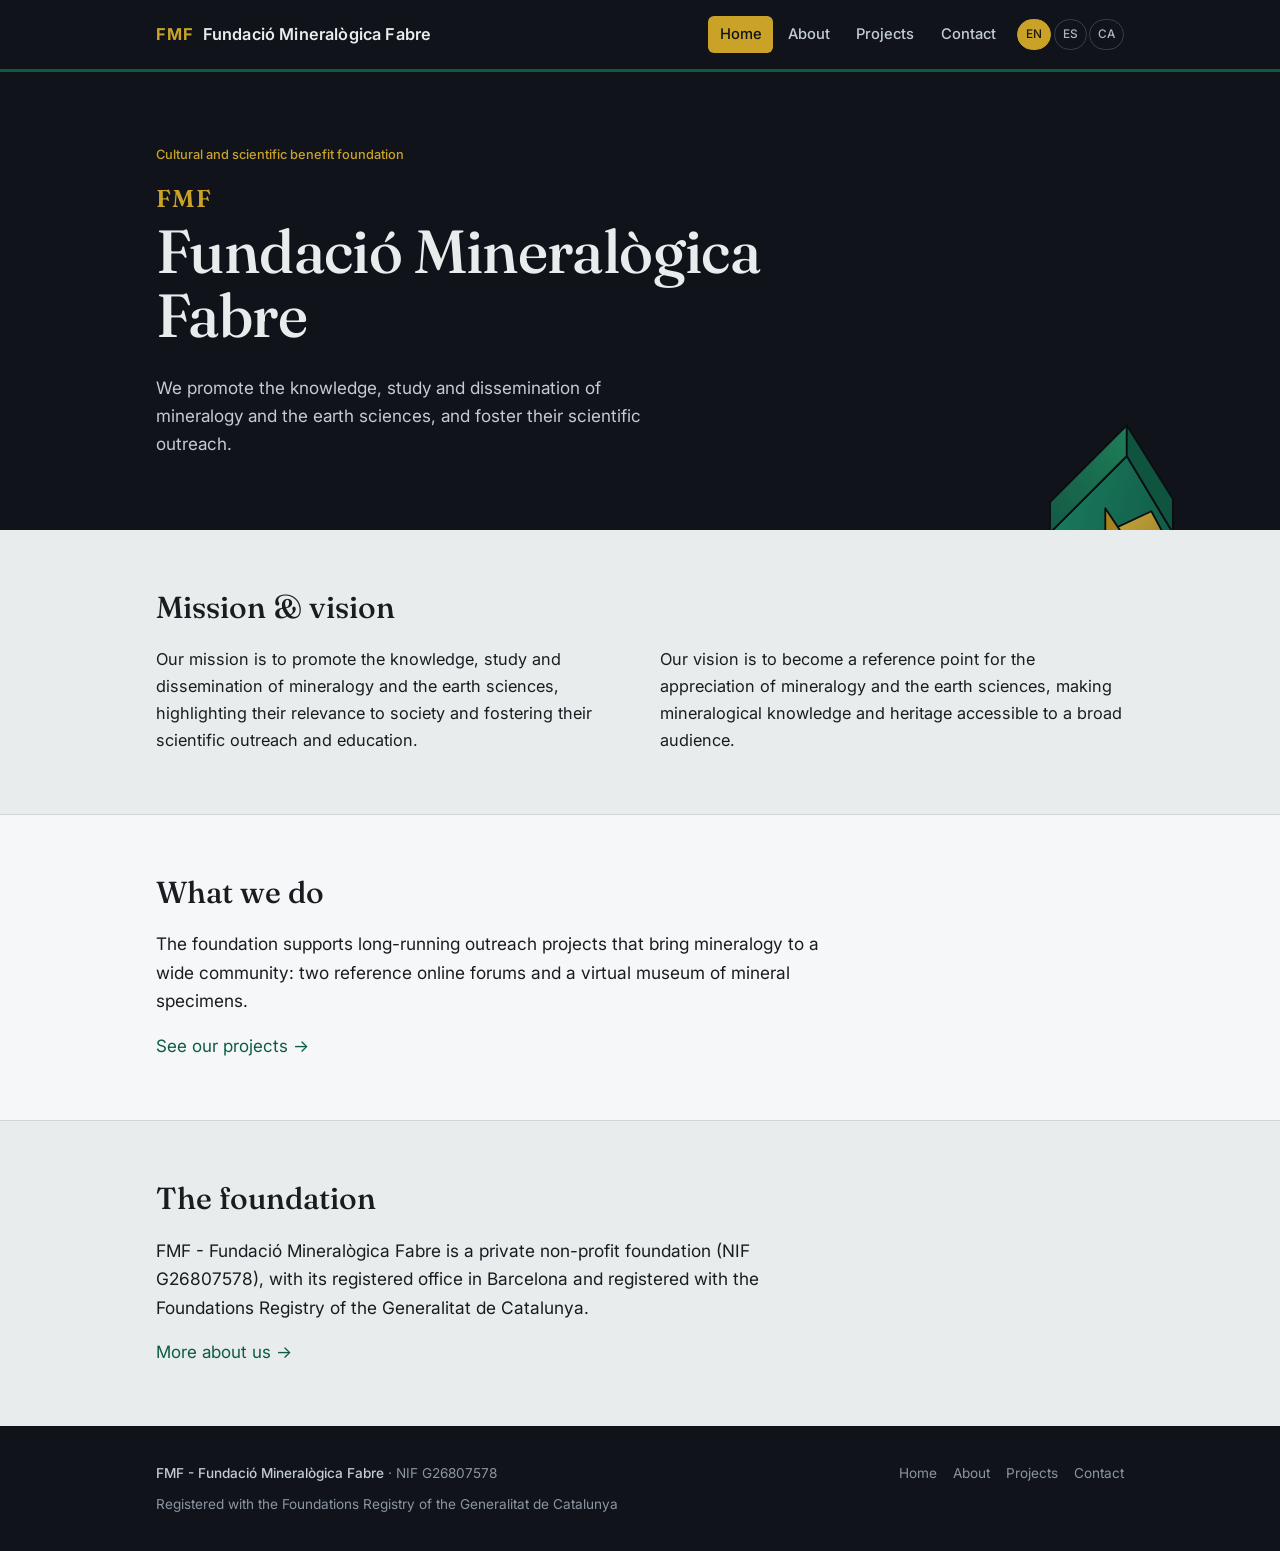
<file: index.html>
<!DOCTYPE html>
<html lang="en">
<head>
<meta charset="UTF-8">
<meta name="viewport" content="width=device-width, initial-scale=1.0">
<title>FMF - Fundació Mineralògica Fabre</title>
<meta name="description" content="FMF - Fundació Mineralògica Fabre (NIF G26807578) is a private non-profit cultural and scientific foundation registered with the Foundations Registry of the Generalitat de Catalunya, dedicated to promoting the knowledge, study and dissemination of mineralogy and the earth sciences.">
<link rel="preconnect" href="https://fonts.googleapis.com">
<link rel="preconnect" href="https://fonts.gstatic.com" crossorigin>
<link href="https://fonts.googleapis.com/css2?family=Fraunces:opsz,wght@9..144,400;9..144,500;9..144,600&family=Inter:wght@400;500;600&display=swap" rel="stylesheet">
<link rel="stylesheet" href="styles.css">
</head>
<body>

<div class="topbar">
  <div class="wrap">
    <a class="brand" href="index.html"><span class="mark">FMF</span><span>Fundació Mineralògica Fabre</span></a>
    <nav class="main">
      <a href="index.html" aria-current="page" data-i18n="nav_home">Home</a>
      <a href="about.html" data-i18n="nav_about">About</a>
      <a href="projects.html" data-i18n="nav_projects">Projects</a>
      <a href="contact.html" data-i18n="nav_contact">Contact</a>
      <span class="langbar" role="group" aria-label="Language">
        <button type="button" data-lang="en" onclick="setLang('en')" aria-pressed="true">EN</button>
        <button type="button" data-lang="es" onclick="setLang('es')" aria-pressed="false">ES</button>
        <button type="button" data-lang="ca" onclick="setLang('ca')" aria-pressed="false">CA</button>
      </span>
    </nav>
  </div>
</div>

<header class="hero">
  <svg class="crystals" viewBox="0 0 400 520" preserveAspectRatio="xMaxYMid slice" aria-hidden="true">
    <defs>
      <linearGradient id="g-mal" x1="0" y1="0" x2="1" y2="1"><stop offset="0" stop-color="#1c8a68"/><stop offset="1" stop-color="#0c4a38"/></linearGradient>
      <linearGradient id="g-mal2" x1="0" y1="1" x2="1" y2="0"><stop offset="0" stop-color="#14614a"/><stop offset="1" stop-color="#218a5f"/></linearGradient>
      <linearGradient id="g-pyr" x1="0" y1="0" x2="1" y2="1"><stop offset="0" stop-color="#e0bd4a"/><stop offset="1" stop-color="#9c7d18"/></linearGradient>
    </defs>
    <g stroke="#0a0d12" stroke-width="1.2" stroke-linejoin="round">
      <polygon points="250,520 250,300 300,250 330,300 330,520" fill="url(#g-mal)"/>
      <polygon points="250,300 300,250 300,230 250,280" fill="url(#g-mal2)"/>
      <polygon points="300,250 330,300 330,278 300,230" fill="#0e5b44"/>
      <polygon points="180,520 180,360 214,330 248,362 248,520" fill="url(#g-mal2)"/>
      <polygon points="180,360 214,330 214,312 180,342" fill="#1c8a68"/>
      <polygon points="214,330 248,362 248,344 214,312" fill="#0c4a38"/>
      <polygon points="322,520 322,388 356,360 388,392 388,520" fill="#0e5b44"/>
      <polygon points="322,388 356,360 356,346 322,374" fill="#157a5b"/>
      <polygon points="286,300 316,286 330,312 302,326" fill="url(#g-pyr)"/>
      <polygon points="286,300 302,326 302,308 286,284" fill="#b8901c"/>
      <polygon points="150,430 176,418 188,442 162,454" fill="url(#g-pyr)" opacity=".92"/>
    </g>
  </svg>
  <div class="hero-inner">
    <p class="kicker reveal" data-i18n="kicker">Cultural and scientific benefit foundation</p>
    <h1 class="reveal" style="animation-delay:.05s"><span class="mark">FMF</span>Fundació Mineralògica Fabre</h1>
    <p class="lede reveal" style="animation-delay:.12s" data-i18n="lede">We promote the knowledge, study and dissemination of mineralogy and the earth sciences, and foster their scientific outreach.</p>
  </div>
</header>

<main>
  <section>
    <div class="wrap">
      <h2 data-i18n="home_mv_h">Mission &amp; vision</h2>
      <div class="two-col">
        <div class="prose"><p data-i18n="home_mission">Our mission is to promote the knowledge, study and dissemination of mineralogy and the earth sciences, highlighting their relevance to society and fostering their scientific outreach and education.</p></div>
        <div class="prose"><p data-i18n="home_vision">Our vision is to become a reference point for the appreciation of mineralogy and the earth sciences, making mineralogical knowledge and heritage accessible to a broad audience.</p></div>
      </div>
    </div>
  </section>

  <section class="alt">
    <div class="wrap">
      <h2 data-i18n="home_what_h">What we do</h2>
      <div class="prose"><p data-i18n="home_what_p">The foundation supports long-running outreach projects that bring mineralogy to a wide community: two reference online forums and a virtual museum of mineral specimens.</p></div>
      <p style="margin-top:1rem"><a href="projects.html" data-i18n="home_see_projects">See our projects →</a></p>
    </div>
  </section>

  <section>
    <div class="wrap">
      <h2 data-i18n="home_ident_h">The foundation</h2>
      <div class="prose"><p data-i18n="home_ident_p">FMF - Fundació Mineralògica Fabre is a private non-profit foundation (NIF G26807578), with its registered office in Barcelona and registered with the Foundations Registry of the Generalitat de Catalunya.</p></div>
      <p style="margin-top:1rem"><a href="about.html" data-i18n="home_more_about">More about us →</a></p>
    </div>
  </section>
</main>

<footer>
  <div class="wrap">
    <span><strong>FMF - Fundació Mineralògica Fabre</strong> · NIF G26807578</span>
    <nav>
      <a href="index.html" data-i18n="nav_home">Home</a>
      <a href="about.html" data-i18n="nav_about">About</a>
      <a href="projects.html" data-i18n="nav_projects">Projects</a>
      <a href="contact.html" data-i18n="nav_contact">Contact</a>
    </nav>
    <span data-i18n="footer_reg">Registered with the Foundations Registry of the Generalitat de Catalunya</span>
  </div>
</footer>

<script src="i18n.js"></script>
</body>
</html>
</file>
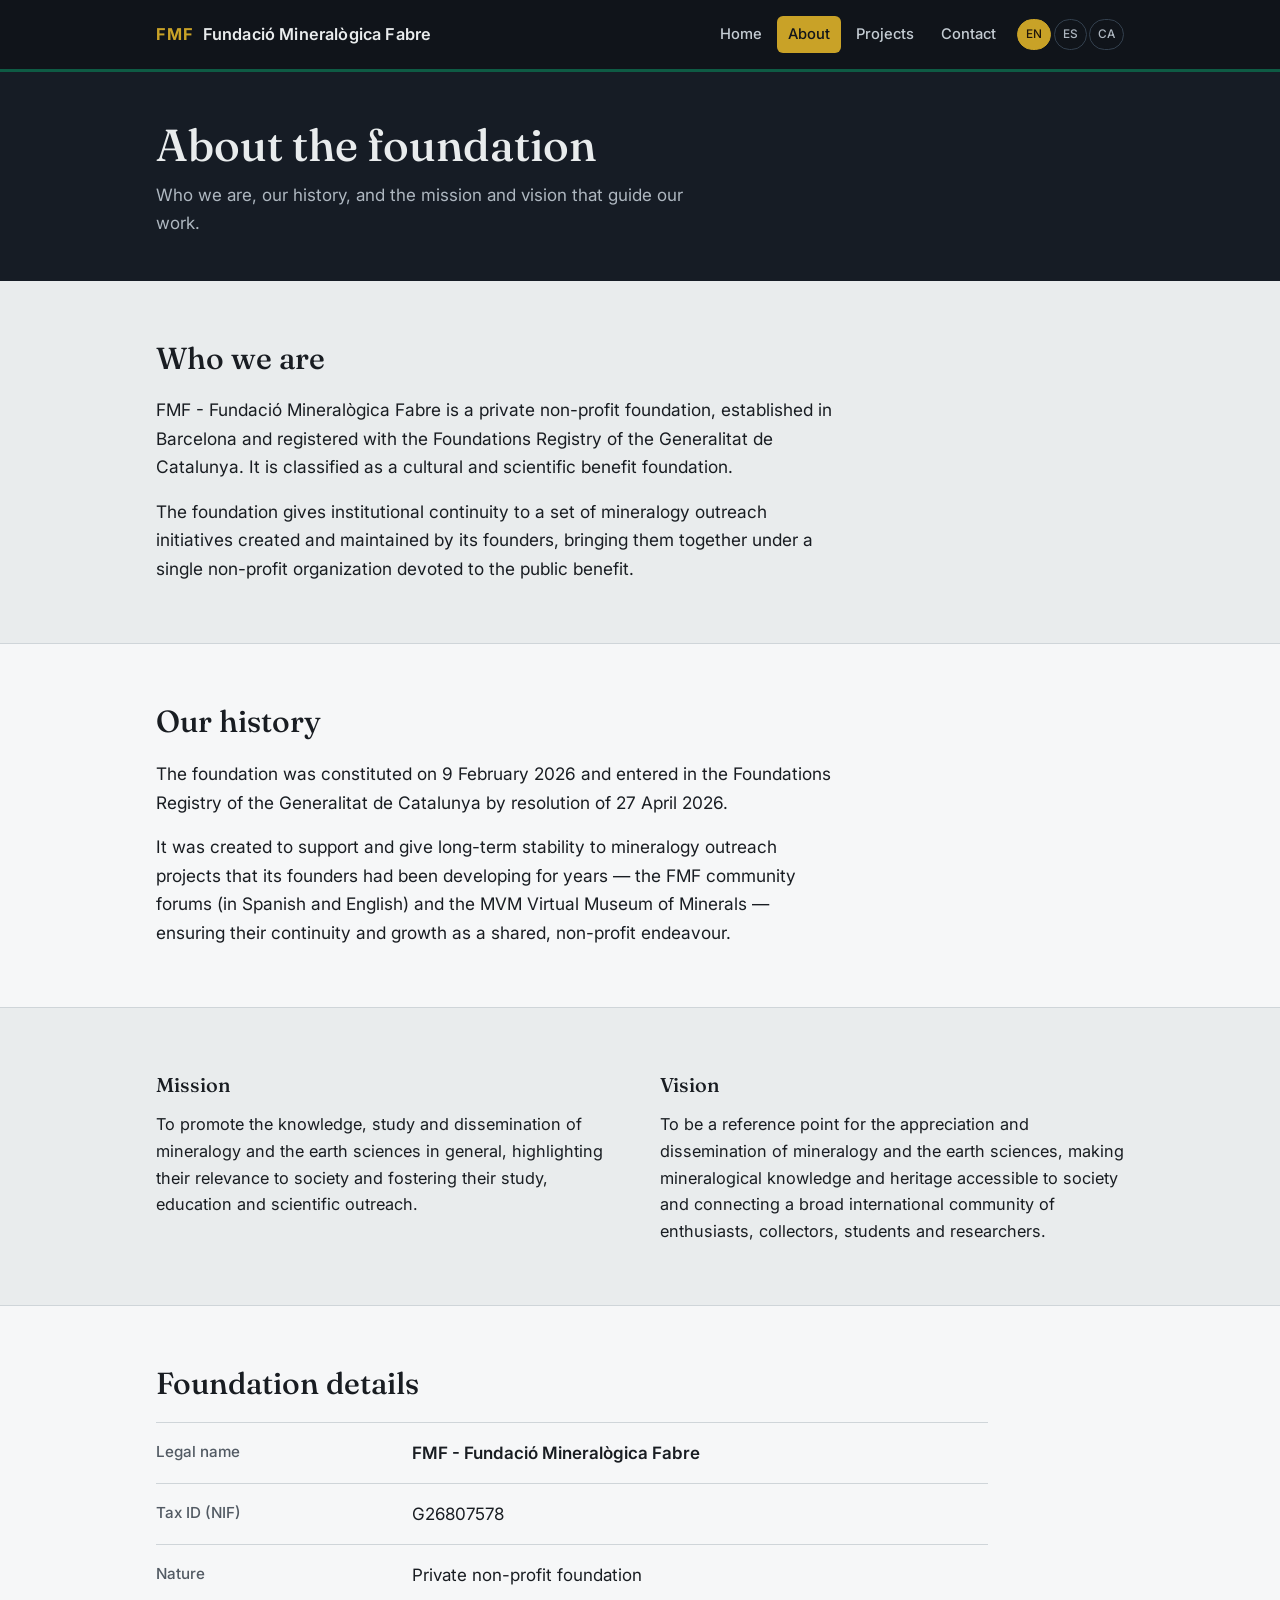
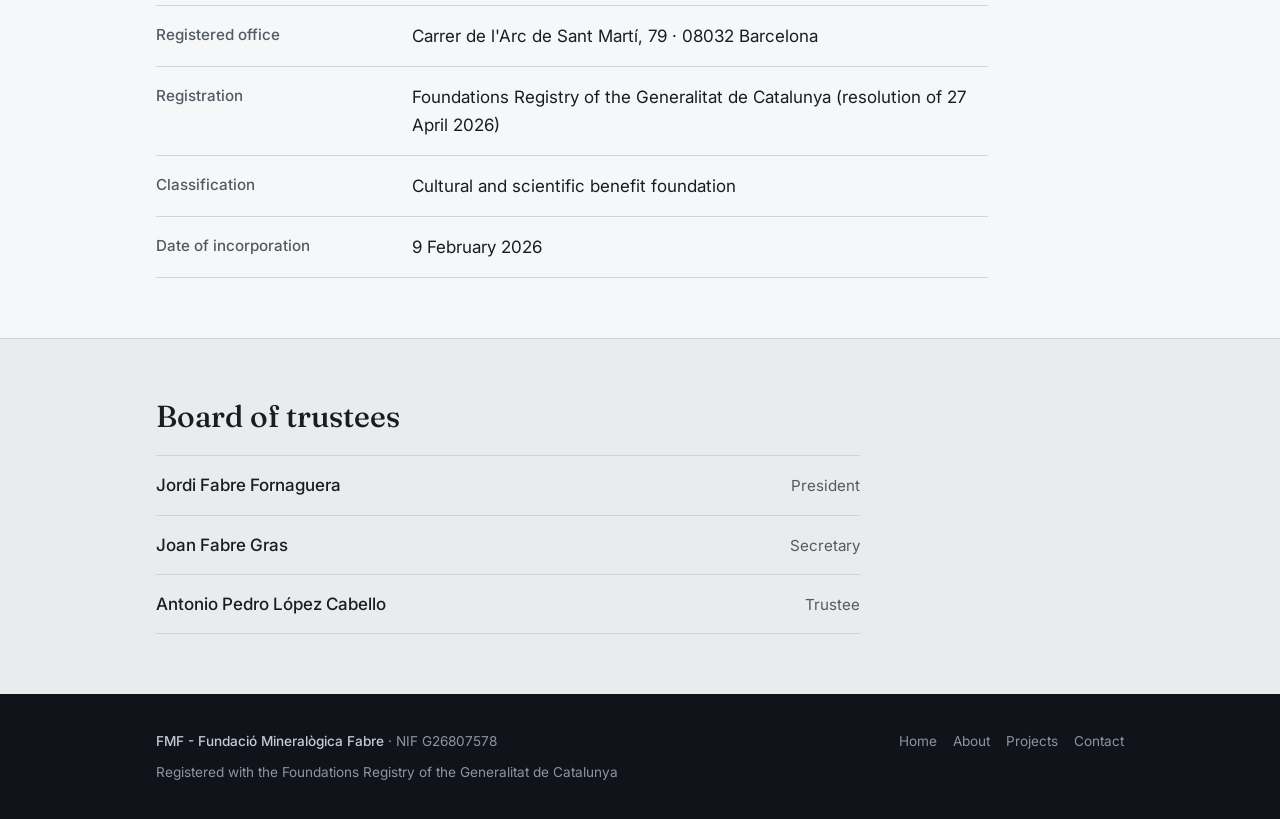
<file: about.html>
<!DOCTYPE html>
<html lang="en">
<head>
<meta charset="UTF-8">
<meta name="viewport" content="width=device-width, initial-scale=1.0">
<title>About — FMF - Fundació Mineralògica Fabre</title>
<meta name="description" content="About FMF - Fundació Mineralògica Fabre (NIF G26807578): who we are, our history, and our mission and vision. A private non-profit cultural and scientific foundation registered with the Foundations Registry of the Generalitat de Catalunya.">
<link rel="preconnect" href="https://fonts.googleapis.com">
<link rel="preconnect" href="https://fonts.gstatic.com" crossorigin>
<link href="https://fonts.googleapis.com/css2?family=Fraunces:opsz,wght@9..144,400;9..144,500;9..144,600&family=Inter:wght@400;500;600&display=swap" rel="stylesheet">
<link rel="stylesheet" href="styles.css">
</head>
<body>

<div class="topbar">
  <div class="wrap">
    <a class="brand" href="index.html"><span class="mark">FMF</span><span>Fundació Mineralògica Fabre</span></a>
    <nav class="main">
      <a href="index.html" data-i18n="nav_home">Home</a>
      <a href="about.html" aria-current="page" data-i18n="nav_about">About</a>
      <a href="projects.html" data-i18n="nav_projects">Projects</a>
      <a href="contact.html" data-i18n="nav_contact">Contact</a>
      <span class="langbar" role="group" aria-label="Language">
        <button type="button" data-lang="en" onclick="setLang('en')" aria-pressed="true">EN</button>
        <button type="button" data-lang="es" onclick="setLang('es')" aria-pressed="false">ES</button>
        <button type="button" data-lang="ca" onclick="setLang('ca')" aria-pressed="false">CA</button>
      </span>
    </nav>
  </div>
</div>

<div class="page-head">
  <div class="wrap">
    <h1 data-i18n="about_head_h">About the foundation</h1>
    <p data-i18n="about_head_p">Who we are, our history, and the mission and vision that guide our work.</p>
  </div>
</div>

<main>
  <section>
    <div class="wrap">
      <h2 data-i18n="about_who_h">Who we are</h2>
      <div class="prose">
        <p data-i18n="about_who_p1">FMF - Fundació Mineralògica Fabre is a private non-profit foundation, established in Barcelona and registered with the Foundations Registry of the Generalitat de Catalunya. It is classified as a cultural and scientific benefit foundation.</p>
        <p data-i18n="about_who_p2">The foundation gives institutional continuity to a set of mineralogy outreach initiatives created and maintained by its founders, bringing them together under a single non-profit organization devoted to the public benefit.</p>
      </div>
    </div>
  </section>

  <section class="alt">
    <div class="wrap">
      <h2 data-i18n="about_hist_h">Our history</h2>
      <div class="prose">
        <p data-i18n="about_hist_p1">The foundation was constituted on 9 February 2026 and entered in the Foundations Registry of the Generalitat de Catalunya by resolution of 27 April 2026.</p>
        <p data-i18n="about_hist_p2">It was created to support and give long-term stability to mineralogy outreach projects that its founders had been developing for years — the FMF community forums (in Spanish and English) and the MVM Virtual Museum of Minerals — ensuring their continuity and growth as a shared, non-profit endeavour.</p>
      </div>
    </div>
  </section>

  <section>
    <div class="wrap">
      <div class="two-col">
        <div class="prose">
          <h3 class="sub" data-i18n="about_mission_h">Mission</h3>
          <p data-i18n="about_mission_p">To promote the knowledge, study and dissemination of mineralogy and the earth sciences in general, highlighting their relevance to society and fostering their study, education and scientific outreach.</p>
        </div>
        <div class="prose">
          <h3 class="sub" data-i18n="about_vision_h">Vision</h3>
          <p data-i18n="about_vision_p">To be a reference point for the appreciation and dissemination of mineralogy and the earth sciences, making mineralogical knowledge and heritage accessible to society and connecting a broad international community of enthusiasts, collectors, students and researchers.</p>
        </div>
      </div>
    </div>
  </section>

  <section class="alt">
    <div class="wrap">
      <h2 data-i18n="details_h">Foundation details</h2>
      <dl class="data">
        <div><dt data-i18n="l_name">Legal name</dt><dd><strong>FMF - Fundació Mineralògica Fabre</strong></dd></div>
        <div><dt data-i18n="l_nif">Tax ID (NIF)</dt><dd>G26807578</dd></div>
        <div><dt data-i18n="l_nature">Nature</dt><dd data-i18n="v_nature">Private non-profit foundation</dd></div>
        <div><dt data-i18n="l_office">Registered office</dt><dd>Carrer de l'Arc de Sant Martí, 79 · 08032 Barcelona</dd></div>
        <div><dt data-i18n="l_reg">Registration</dt><dd data-i18n="v_reg">Foundations Registry of the Generalitat de Catalunya (resolution of 27 April 2026)</dd></div>
        <div><dt data-i18n="l_class">Classification</dt><dd data-i18n="v_class">Cultural and scientific benefit foundation</dd></div>
        <div><dt data-i18n="l_inc">Date of incorporation</dt><dd data-i18n="v_inc">9 February 2026</dd></div>
      </dl>
    </div>
  </section>

  <section>
    <div class="wrap">
      <h2 data-i18n="board_h">Board of trustees</h2>
      <ul class="board-list">
        <li><span class="name">Jordi Fabre Fornaguera</span><span class="role" data-i18n="role_pres">President</span></li>
        <li><span class="name">Joan Fabre Gras</span><span class="role" data-i18n="role_sec">Secretary</span></li>
        <li><span class="name">Antonio Pedro López Cabello</span><span class="role" data-i18n="role_voc">Trustee</span></li>
      </ul>
    </div>
  </section>
</main>

<footer>
  <div class="wrap">
    <span><strong>FMF - Fundació Mineralògica Fabre</strong> · NIF G26807578</span>
    <nav>
      <a href="index.html" data-i18n="nav_home">Home</a>
      <a href="about.html" data-i18n="nav_about">About</a>
      <a href="projects.html" data-i18n="nav_projects">Projects</a>
      <a href="contact.html" data-i18n="nav_contact">Contact</a>
    </nav>
    <span data-i18n="footer_reg">Registered with the Foundations Registry of the Generalitat de Catalunya</span>
  </div>
</footer>

<script src="i18n.js"></script>
</body>
</html>
</file>
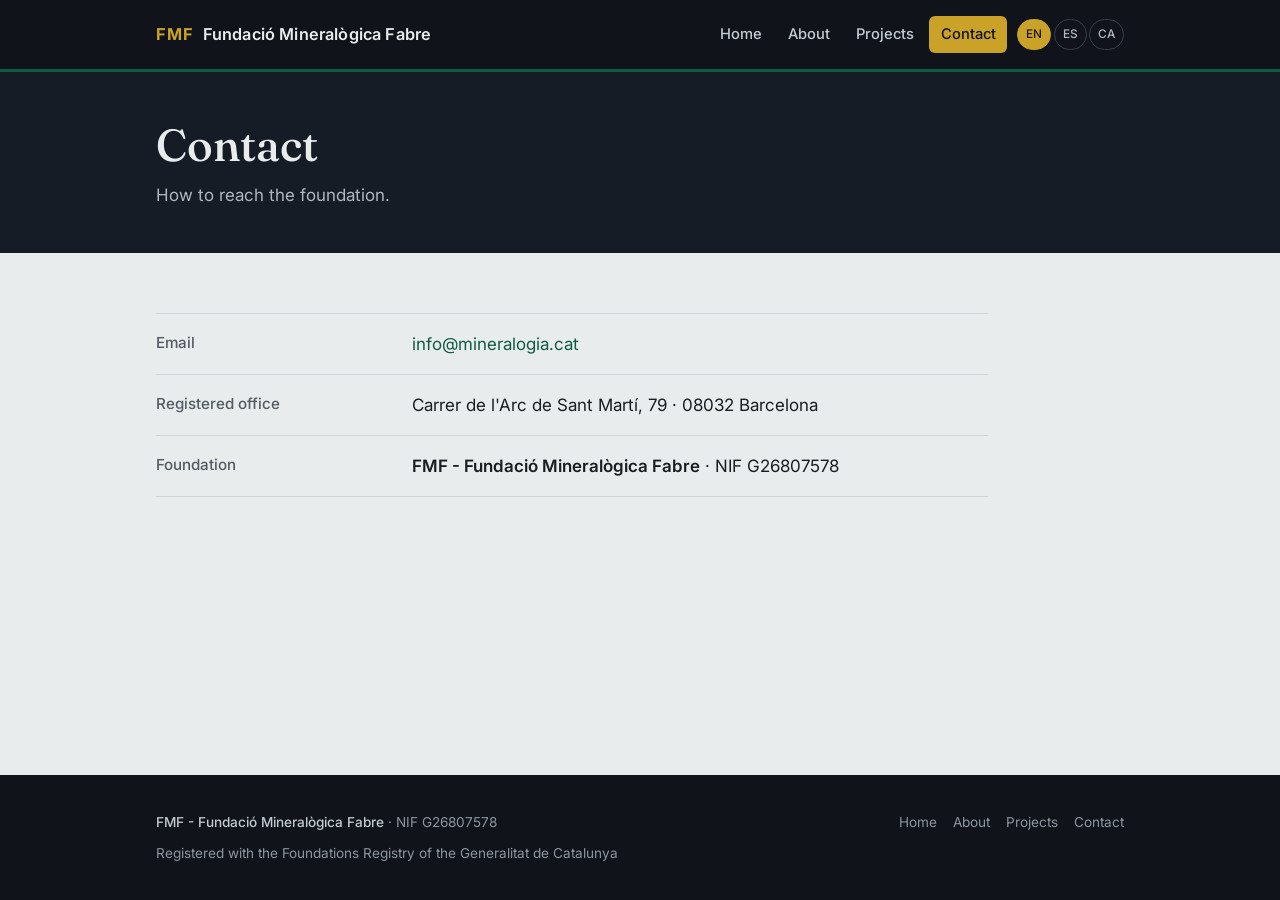
<file: contact.html>
<!DOCTYPE html>
<html lang="en">
<head>
<meta charset="UTF-8">
<meta name="viewport" content="width=device-width, initial-scale=1.0">
<title>Contact — FMF - Fundació Mineralògica Fabre</title>
<meta name="description" content="Contact FMF - Fundació Mineralògica Fabre (NIF G26807578). Registered office in Barcelona; email info@mineralogia.cat.">
<link rel="preconnect" href="https://fonts.googleapis.com">
<link rel="preconnect" href="https://fonts.gstatic.com" crossorigin>
<link href="https://fonts.googleapis.com/css2?family=Fraunces:opsz,wght@9..144,400;9..144,500;9..144,600&family=Inter:wght@400;500;600&display=swap" rel="stylesheet">
<link rel="stylesheet" href="styles.css">
</head>
<body>

<div class="topbar">
  <div class="wrap">
    <a class="brand" href="index.html"><span class="mark">FMF</span><span>Fundació Mineralògica Fabre</span></a>
    <nav class="main">
      <a href="index.html" data-i18n="nav_home">Home</a>
      <a href="about.html" data-i18n="nav_about">About</a>
      <a href="projects.html" data-i18n="nav_projects">Projects</a>
      <a href="contact.html" aria-current="page" data-i18n="nav_contact">Contact</a>
      <span class="langbar" role="group" aria-label="Language">
        <button type="button" data-lang="en" onclick="setLang('en')" aria-pressed="true">EN</button>
        <button type="button" data-lang="es" onclick="setLang('es')" aria-pressed="false">ES</button>
        <button type="button" data-lang="ca" onclick="setLang('ca')" aria-pressed="false">CA</button>
      </span>
    </nav>
  </div>
</div>

<div class="page-head">
  <div class="wrap">
    <h1 data-i18n="contact_head_h">Contact</h1>
    <p data-i18n="contact_head_p">How to reach the foundation.</p>
  </div>
</div>

<main>
  <section>
    <div class="wrap">
      <dl class="data">
        <div><dt data-i18n="contact_email_h">Email</dt><dd><a href="mailto:info@mineralogia.cat">info@mineralogia.cat</a></dd></div>
        <div><dt data-i18n="contact_addr_h">Registered office</dt><dd>Carrer de l'Arc de Sant Martí, 79 · 08032 Barcelona</dd></div>
        <div><dt data-i18n="contact_id_h">Foundation</dt><dd><strong>FMF - Fundació Mineralògica Fabre</strong> · NIF G26807578</dd></div>
      </dl>
    </div>
  </section>
</main>

<footer>
  <div class="wrap">
    <span><strong>FMF - Fundació Mineralògica Fabre</strong> · NIF G26807578</span>
    <nav>
      <a href="index.html" data-i18n="nav_home">Home</a>
      <a href="about.html" data-i18n="nav_about">About</a>
      <a href="projects.html" data-i18n="nav_projects">Projects</a>
      <a href="contact.html" data-i18n="nav_contact">Contact</a>
    </nav>
    <span data-i18n="footer_reg">Registered with the Foundations Registry of the Generalitat de Catalunya</span>
  </div>
</footer>

<script src="i18n.js"></script>
</body>
</html>
</file>
<file: styles.css>
:root{
  --basalt:#10141a; --basalt-2:#161c25;
  --stone:#e9eced; --ink:#191d22; --ink-soft:#525a63;
  --malachite:#157a5b; --malachite-deep:#0e5b44;
  --pyrite:#c9a227; --line:#cfd5d9; --paper:#f6f7f8;
}
*{box-sizing:border-box;margin:0;padding:0}
html{scroll-behavior:smooth}
body{background:var(--stone);color:var(--ink);font-family:'Inter',system-ui,sans-serif;font-size:17px;line-height:1.65;-webkit-font-smoothing:antialiased;display:flex;flex-direction:column;min-height:100vh}
a{color:var(--malachite-deep);text-decoration:none}
a:hover{text-decoration:underline}
:focus-visible{outline:2px solid var(--malachite);outline-offset:3px;border-radius:2px}
.wrap{max-width:64rem;margin:0 auto;padding:0 1.75rem;width:100%}

/* ---------- Top nav ---------- */
.topbar{background:var(--basalt);color:var(--stone);border-bottom:3px solid var(--malachite-deep)}
.topbar .wrap{display:flex;align-items:center;justify-content:space-between;gap:1rem;padding-top:1rem;padding-bottom:1rem;flex-wrap:wrap}
.brand{display:flex;align-items:baseline;gap:.55rem;color:var(--stone);font-weight:600;font-size:1.02rem;letter-spacing:.01em}
.brand:hover{text-decoration:none}
.brand .mark{color:var(--pyrite);font-weight:700;letter-spacing:.06em}
nav.main{display:flex;align-items:center;gap:.25rem;flex-wrap:wrap}
nav.main a{color:#c4ccd3;font-size:.92rem;font-weight:500;padding:.4rem .7rem;border-radius:6px;transition:color .15s,background .15s}
nav.main a:hover{color:var(--stone);background:#1f2733;text-decoration:none}
nav.main a[aria-current="page"]{color:var(--basalt);background:var(--pyrite)}
.langbar{display:flex;gap:.15rem;margin-left:.4rem}
.langbar button{background:transparent;border:1px solid #33404e;color:#aeb7c0;font:inherit;font-size:.74rem;font-weight:500;padding:.28rem .5rem;border-radius:999px;cursor:pointer;transition:color .15s,border-color .15s,background .15s}
.langbar button:hover{color:var(--stone);border-color:#5a6675}
.langbar button[aria-pressed="true"]{background:var(--pyrite);border-color:var(--pyrite);color:#20160a}

/* ---------- Hero (home) ---------- */
header.hero{position:relative;background:var(--basalt);color:var(--stone);overflow:hidden}
.hero-inner{position:relative;z-index:2;max-width:64rem;margin:0 auto;padding:4.5rem 1.75rem 4.5rem}
.kicker{font-size:.8rem;color:var(--pyrite);font-weight:500;margin-bottom:1.3rem}
.hero h1{font-family:'Fraunces',Georgia,serif;font-weight:500;font-size:clamp(2.2rem,5.5vw,3.8rem);line-height:1.05;letter-spacing:-0.01em;max-width:16ch}
.hero h1 .mark{display:block;color:var(--pyrite);font-size:.4em;letter-spacing:.06em;font-weight:600;margin-bottom:.55rem}
.hero p.lede{margin-top:1.6rem;max-width:46ch;font-size:1.07rem;color:#c4ccd3}
.crystals{position:absolute;top:0;right:0;bottom:0;width:48%;z-index:1;opacity:.9;pointer-events:none}
@media(max-width:820px){.crystals{opacity:.18;width:82%}.hero-inner{padding:3.5rem 1.75rem 3rem}}

/* page header (interior pages) */
.page-head{background:var(--basalt-2);color:var(--stone);padding:3rem 0 2.75rem}
.page-head h1{font-family:'Fraunces',Georgia,serif;font-weight:500;font-size:clamp(1.9rem,4vw,2.8rem);line-height:1.1}
.page-head p{color:#aeb7c0;margin-top:.7rem;max-width:52ch}

main{flex:1 0 auto}
section{padding:3.75rem 0}
section + section{border-top:1px solid var(--line)}
.alt{background:var(--paper)}
h2{font-family:'Fraunces',Georgia,serif;font-weight:500;font-size:clamp(1.4rem,3vw,1.9rem);line-height:1.15;margin-bottom:1.3rem}
h3.sub{font-family:'Fraunces',Georgia,serif;font-weight:500;font-size:1.25rem;margin:0 0 .6rem}
.prose p{max-width:62ch;font-size:1.08rem;line-height:1.65}
.prose p + p{margin-top:1rem}
.two-col{display:grid;grid-template-columns:1fr 1fr;gap:2.5rem;max-width:62rem}
.two-col .prose p{font-size:1.02rem}
@media(max-width:720px){.two-col{grid-template-columns:1fr;gap:2rem}}

/* data list */
dl.data{display:grid;grid-template-columns:minmax(11rem,16rem) 1fr;max-width:52rem;border-top:1px solid var(--line)}
dl.data > div{display:contents}
dl.data dt{grid-column:1;padding:1rem 1.5rem 1rem 0;color:var(--ink-soft);font-weight:500;font-size:.95rem;border-bottom:1px solid var(--line)}
dl.data dd{grid-column:2;padding:1rem 0;border-bottom:1px solid var(--line)}
dl.data dd strong{font-weight:600}
@media(max-width:640px){
  dl.data{grid-template-columns:1fr;border-top:none}
  dl.data dt{padding:1.1rem 0 .2rem;border-bottom:none}
  dl.data dd{padding:0 0 1.1rem}
}

/* board */
.board-list{list-style:none;max-width:44rem;border-top:1px solid var(--line)}
.board-list li{display:flex;justify-content:space-between;align-items:baseline;gap:1rem;padding:.95rem 0;border-bottom:1px solid var(--line)}
.board-list .name{font-weight:500}
.board-list .role{color:var(--ink-soft);font-size:.95rem;text-align:right}

/* projects */
.proj-grid{display:grid;gap:1.5rem;max-width:52rem}
a.project{display:block;background:#fff;border:1px solid var(--line);border-radius:10px;overflow:hidden;color:inherit;text-decoration:none;transition:box-shadow .18s,transform .18s,border-color .18s}
a.project:hover{text-decoration:none;box-shadow:0 8px 30px rgba(16,20,26,.1);border-color:#b7c0c7;transform:translateY(-2px)}
.banner{display:flex;align-items:center;justify-content:center;min-height:120px;background:linear-gradient(115deg,#0e5b44,#157a5b 55%,#1c8a68)}
.banner img{display:block;width:100%;height:auto}
.p-body{padding:1.15rem 1.35rem 1.3rem}
.p-body h3{font-family:'Fraunces',Georgia,serif;font-weight:500;font-size:1.2rem;line-height:1.2}
.p-body p{color:var(--ink-soft);font-size:.97rem;margin:.35rem 0 .6rem}
.p-visit{color:var(--malachite-deep);font-weight:500;font-size:.92rem}

/* contact */
.rows{display:grid;gap:.5rem;max-width:44rem;font-size:1.05rem}

/* footer */
footer{background:var(--basalt);color:#8b95a0;font-size:.85rem;padding:2.25rem 0;flex-shrink:0}
footer .wrap{display:flex;flex-wrap:wrap;gap:.5rem 1.5rem;justify-content:space-between;align-items:baseline}
footer strong{color:#c4ccd3;font-weight:500}
footer nav{display:flex;gap:1rem;flex-wrap:wrap}
footer nav a{color:#8b95a0}
footer nav a:hover{color:#c4ccd3}

.reveal{opacity:0;transform:translateY(12px);animation:rise .7s cubic-bezier(.2,.6,.2,1) forwards}
@keyframes rise{to{opacity:1;transform:none}}
@media(prefers-reduced-motion:reduce){.reveal{animation:none;opacity:1;transform:none}html{scroll-behavior:auto}}
</file>
